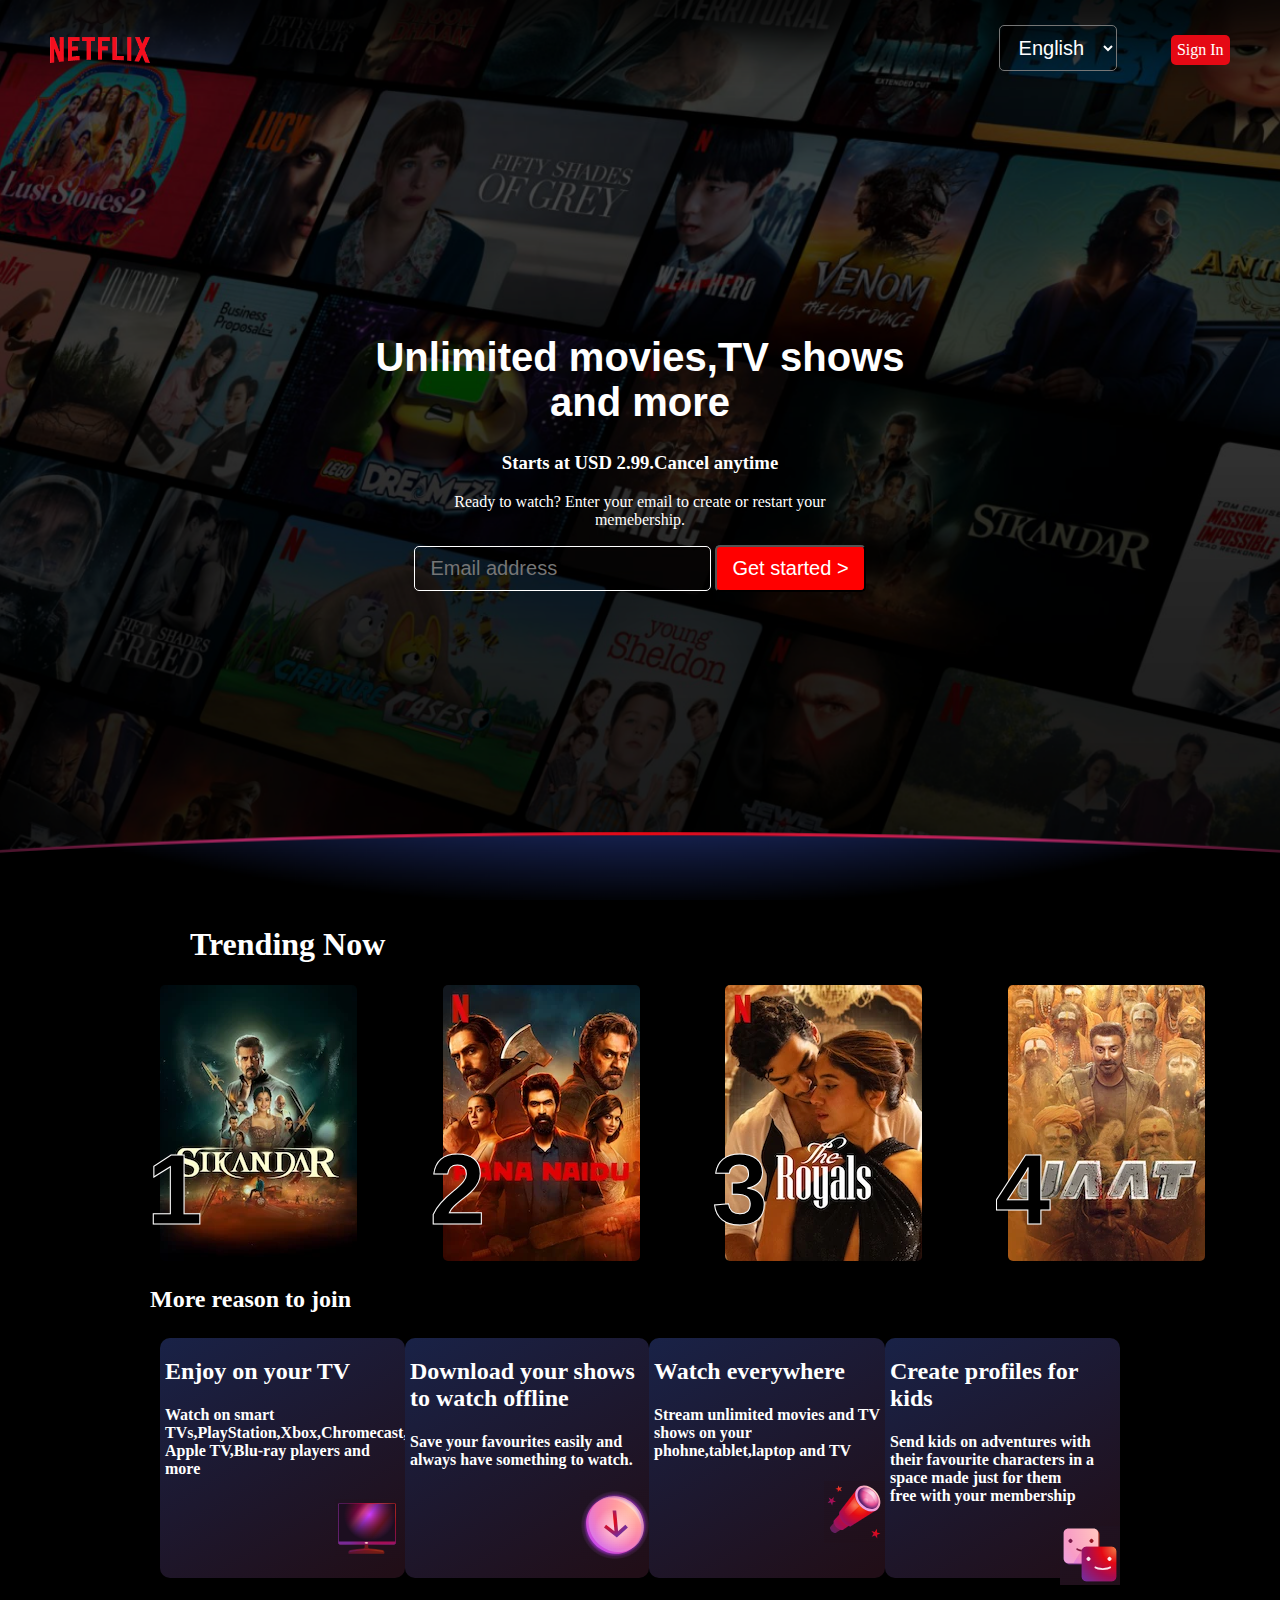
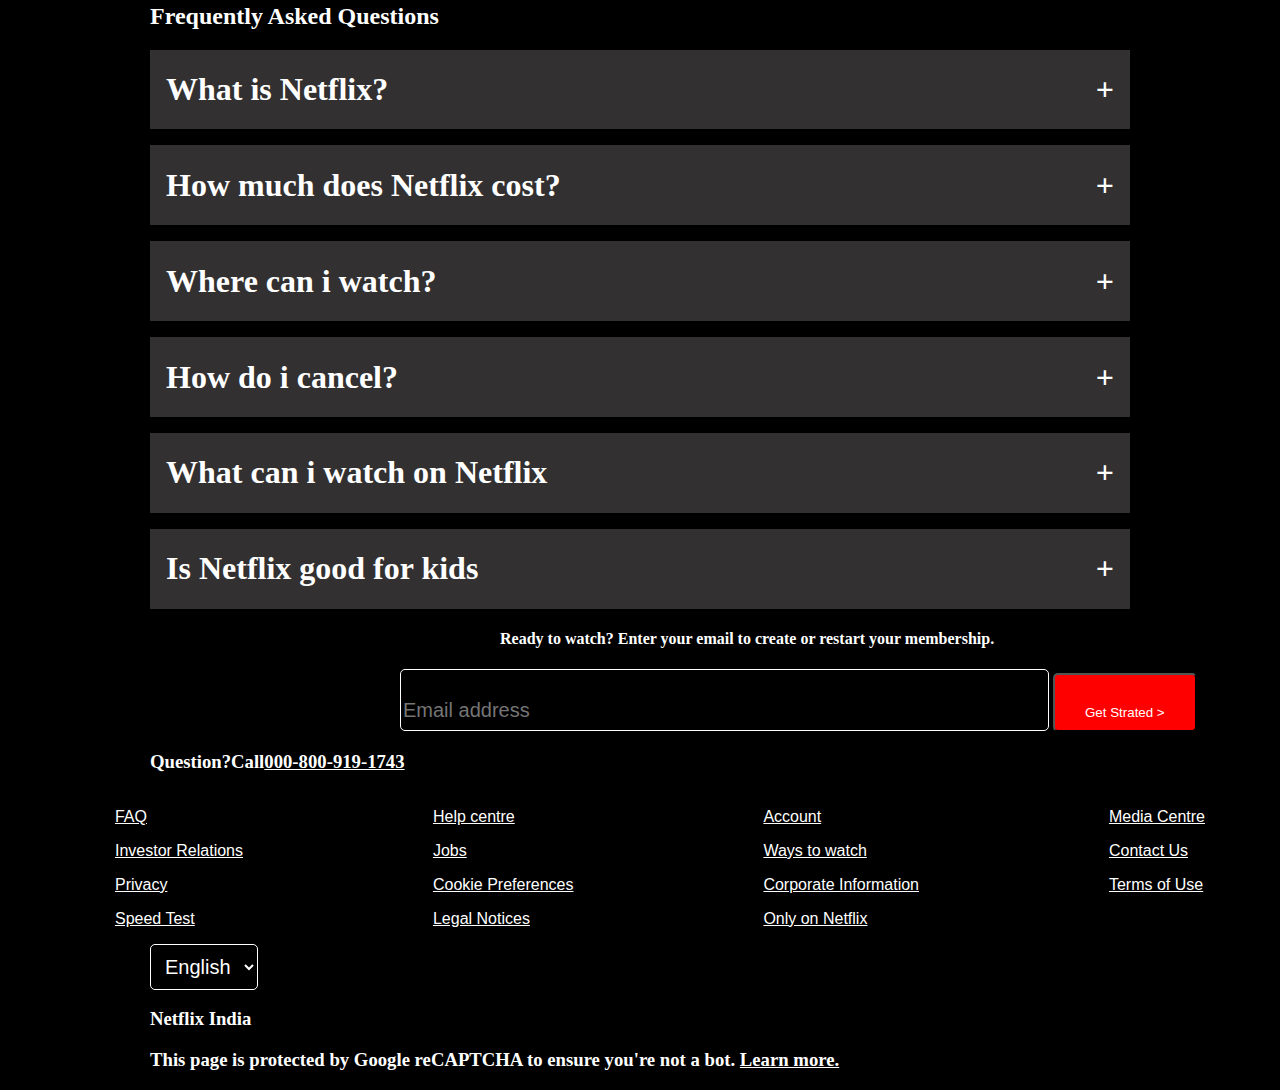
<file: index.html>
<!DOCTYPE html>
<html lang="en">

<head>
    <meta charset="UTF-8">
    <meta name="viewport" content="width=device-width, initial-scale=1.0">
    <title>Document</title>
    <link rel="stylesheet" href="style.css">
</head>

<body>
    <header>
        <div class="container">
            <nav>
                <a class="logo" href="#"><img src="images/logo.png"></a>
                <div><select>
                        <option>English</option>
                    </select>
                    <a class="login" href="#">Sign In</a>
                </div>
            </nav>
        </div>
    </header>
    <div class="home">
        <div class="container">
            <h1>Unlimited movies,TV shows<br>
                and more </h1>
            <h3>Starts at USD 2.99.Cancel anytime</h3>
            <form>
                <p>
                    Ready to watch? Enter your email to create or restart your<br> memebership.
                </p>
                <div id="mail">
                    <input type="text" placeholder="Email address">
                    <button>Get started ></button>
                </div>
            </form>
        </div>
    </div>
    <div class="secondpart">
        <h1>Trending Now</h1>
        <div class="pictures">

            <img class="img" src="images/trending_img01.webp">
            <h1>1</h1>
            <img class="img" src="images/trending_img02.webp">
            <h1>2</h1>
            <img class="img" src="images/trending_img03.webp">
            <h1>3</h1>
            <img class="img" src="images/trending_img04 (1).webp">
            <h1>4</h1>
            <img class="img" src="images/trending_img05.webp">
            <h1>5</h1>
        </div>
    </div>
    <div class="third">
        <div class="name3">
            <h2>More reason to join</h2>
        </div>
        <div class="maindiv">
            <div class="class1">

                <h2> Enjoy on your TV</h2>
                <h4>Watch on smart TVs,PlayStation,Xbox,Chromecast,<br>Apple TV,Blu-ray players and more</h4>
                <img style="margin-left: 170px"; src="images/icon01.png">
            </div>
            <div class="class2">

                <h2>Download your shows to watch offline</h2>
                <h4>Save your favourites easily and always have something to watch.</h4>
                <img style="margin-left: 170px"; src="images/icon02.png">
            </div>
            <div class="class3">

                <h2>Watch everywhere</h2>
                <h4>Stream unlimited movies and TV shows on your phohne,tablet,laptop and TV</h4>
                <img style="margin-left: 170px"; src="images/icon03.png">
            </div>
            <div class="class4">

                <h2>Create profiles for kids</h2>
                <h4>Send kids on adventures with their favourite characters in a space made just for them<br>free
                    with your membership</h4>
                <img style="margin-left: 170px"; src="images/icon04.png">
            </div>
        </div>
    </div>
    <div class="four">
        
            <h2>Frequently Asked Questions</h2>
        
        
            <div ><h1>What is Netflix?</h1><h1>+</h1></div>
            
            <div><h1>How much does Netflix cost?</h1><h1>+</h1></div>
            <div><h1>Where can i watch?</h1><h1>+</h1></div>
            <div><h1>How do i cancel?</h1><h1>+</h1></div>
            <div><h1>What can i watch on Netflix</h1><h1>+</h1></div>
            <div><h1>Is Netflix good for kids</h1><h1>+</h1>
            </div>
    </div>
    </div>
    <div class="thirdlast">
        <h4>Ready to watch? Enter your email to create or restart your membership.</h4>
    <input type="box" placeholder="Email address">
    <button>Get Strated ></button>
    </div>
    <div class="last">
        <h3>Question?Call<u>000-800-919-1743</u></h3>
   
    <div class="close">
        <div><ul>
            <li><U>FAQ</U></li>
            <li><U>Investor Relations</U></li>
           <li><U>Privacy</U></li>
             <li><U>Speed Test</U></li>
            
        </ul></div>
        <div><ul>
             <li><U>Help centre</U></li>
            <li><U>Jobs</U></li>
            <li><U>Cookie Preferences</U></li>
          <li><U>Legal Notices</U></li>
           
        </ul></div>
        <div><ul>
            <li><U>Account</U></li>
              <li><U>Ways to watch</U></li>
            <li><U>Corporate Information</U></li>
            <li><U>Only on Netflix</U></li>
        </ul></div>
        <div><ul>
           <li><U>Media Centre</U></li>
            <li><U>Contact Us</U></li>
            
             <li><U>Terms of Use</U></li>
        </ul></div>
    </div>
    <select>
        <option>English</option>
    </select>
   <h3> Netflix India</h3>

<h3>This page is protected by Google reCAPTCHA to ensure you're not a bot. <u>Learn more.</u>
</h3></div>
</body>

</html>
</file>
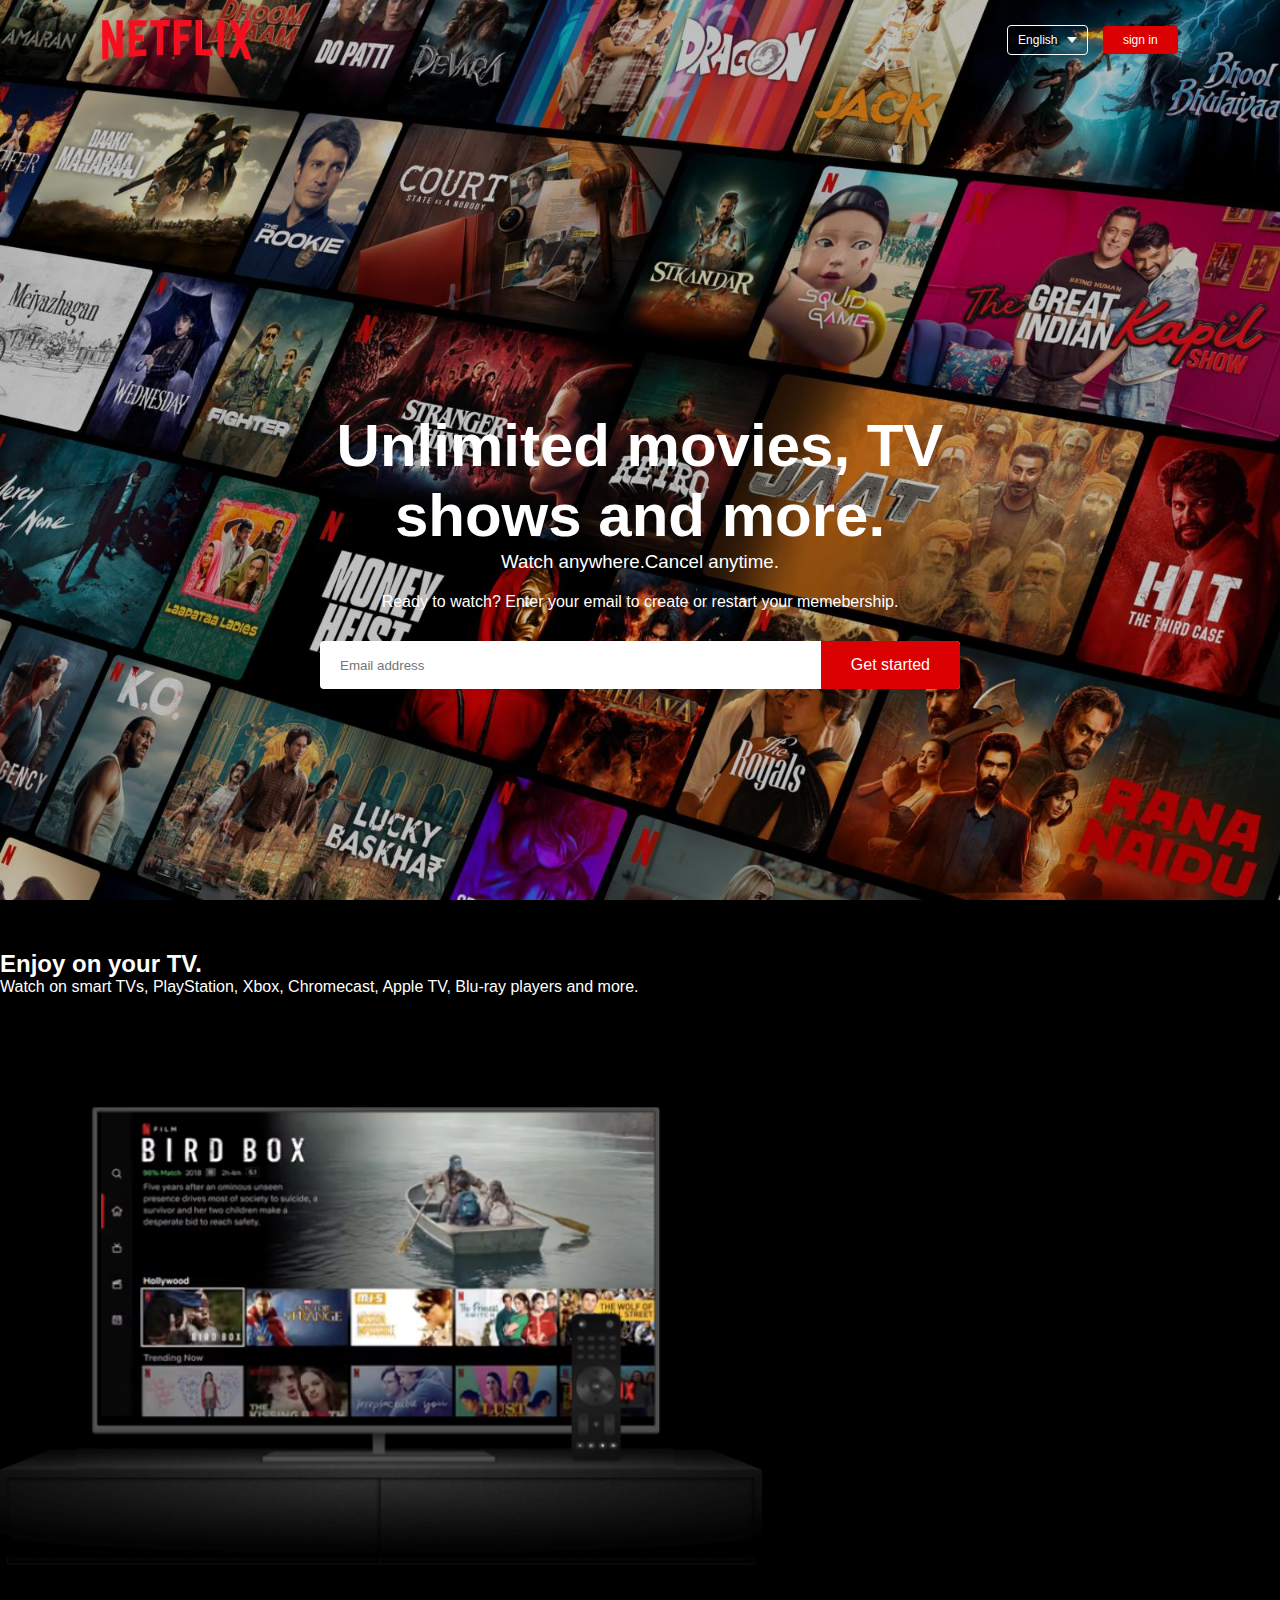
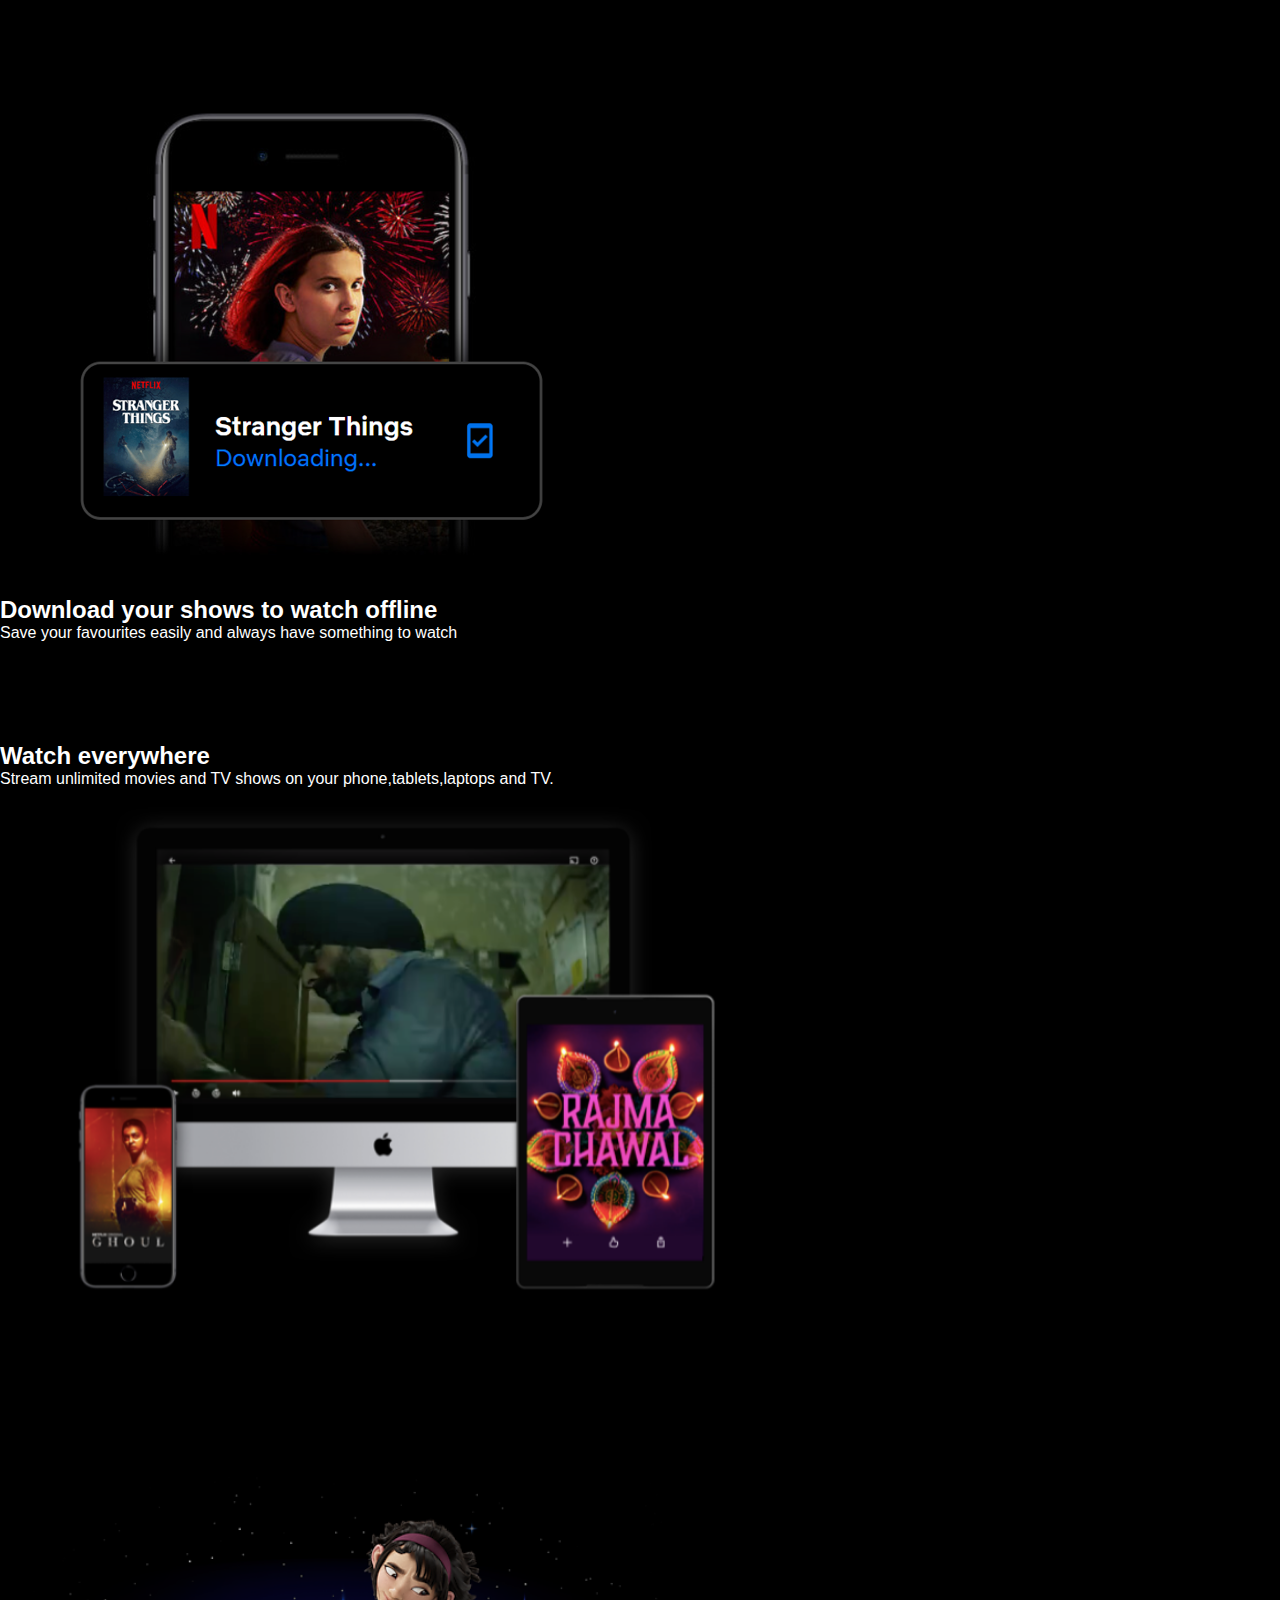
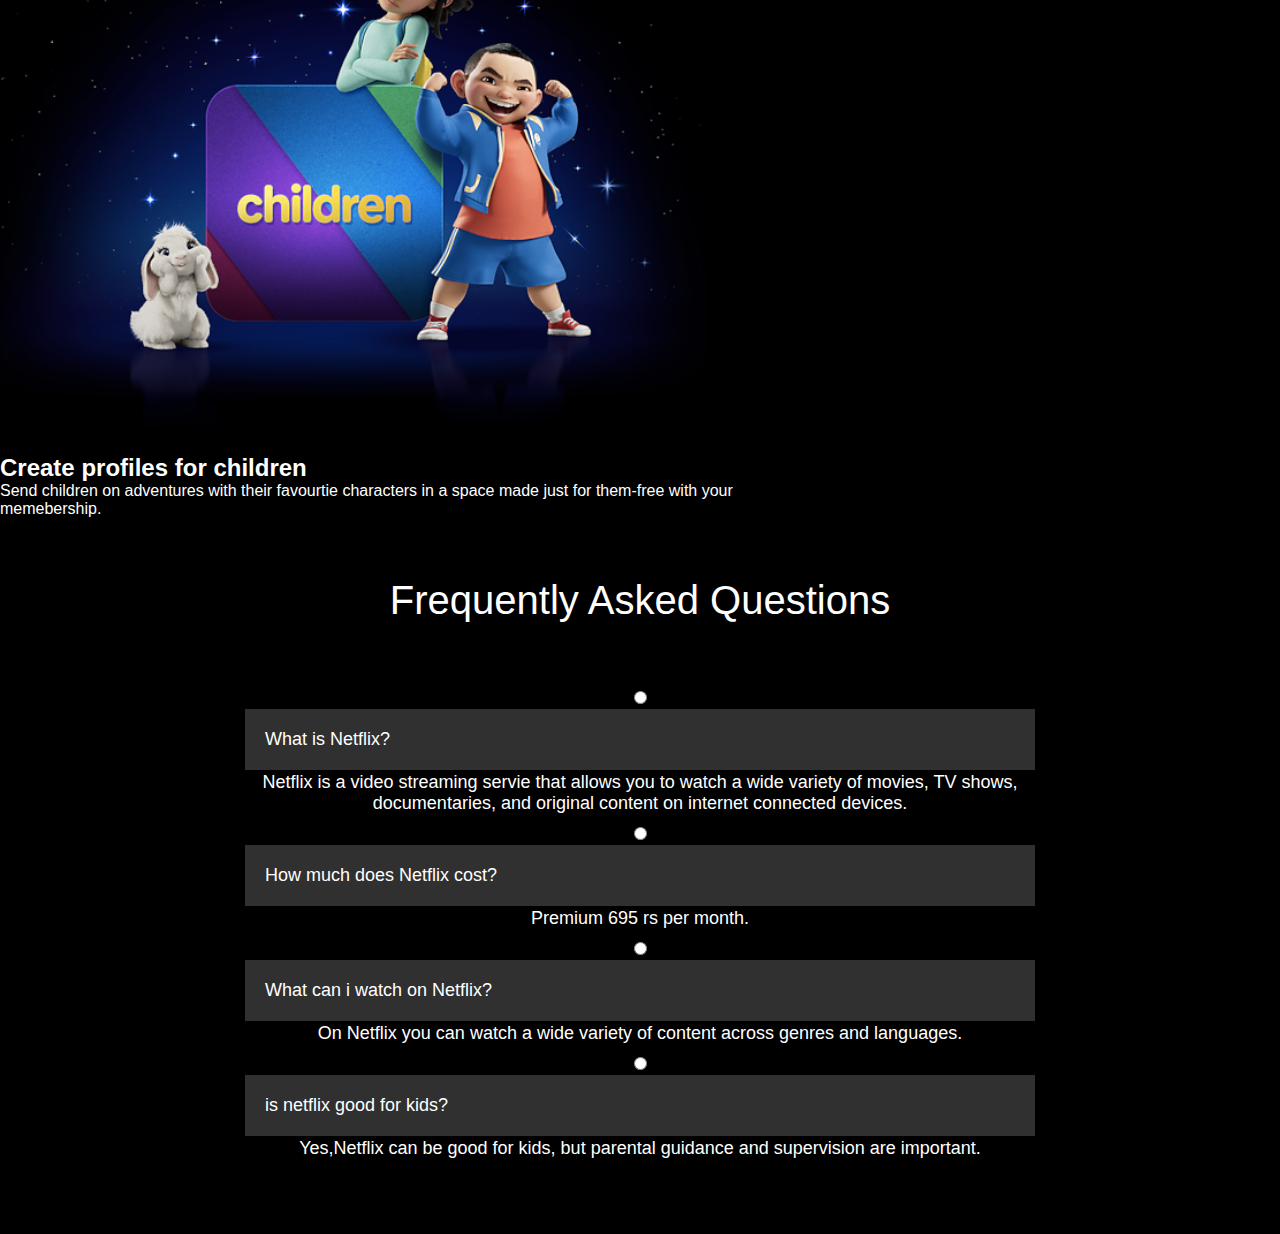
<file: nextflix.html>
<!DOCTYPE html>
<html lang="en">
<head>
    <meta charset="UTF-8">
    <meta name="viewport" content="width=device-width, initial-scale=1.0">
    <title>Document</title>
    <link rel="stylesheet" href="nextflixstyle.css">
</head>
<body>
    <div class="header">
        <nav>
            <img src="/images/logo.png" class="logo">
            <div>
                <button class="language-btn">English<img src="images/down-icon.png"></button>
                <button>sign in</button>
            </div>
        </nav>
        <div class="header-content">
            <h1>Unlimited movies, TV shows and more.</h1>
            <h3>Watch anywhere.Cancel anytime.</h3>
            <p>Ready to watch? Enter your email to create or restart your memebership.</p>
            <form class="email-signup">
<input type="email" placeholder="Email address" required>
<button type="submit">Get started</button>
            </form>
        </div>
    </div>
    <div class="feature">
        <div class="row">
            <div class="text-column">
<h2>Enjoy on your TV.</h2>
<p>Watch on smart TVs, PlayStation, Xbox, Chromecast, Apple TV, Blu-ray players and more.</p>
            </div>
            <div class="img-col">
                <img src="images/feature-1.png">
            </div>
        </div>
         <div class="feature">
        <div class="row">
             <div class="img-col">
                <img src="images/feature-2.png">
            </div>
            <div class="text-column">
<h2>Download your shows to
     watch offline</h2>
<p>Save your favourites easily and always have
    something to watch
</p>
            </div>
           
        </div>
         <div class="feature">
        <div class="row">
            <div class="text-column">
<h2>Watch everywhere</h2>
<p>Stream unlimited movies and TV shows on your 
    phone,tablets,laptops and TV.
</p>
            </div>
            <div class="img-col">
                <img src="images/feature-3.png">
            </div>
        </div>
         <div class="feature">
        <div class="row">
             <div class="img-col">
                <img src="images/feature-4.png">
            </div>
            <div class="text-column">
<h2>Create profiles for
    children
</h2>
<p>Send children on adventures with their
    favourtie characters in a space made just for
    them-free with your memebership.
</p>
            </div>
           
        </div>
    </div>
    <div class="faq">
        <h2>Frequently Asked Questions</h2>
        <ul class="accordion">
            <li>
                <input type="radio" name="accordion" id="first">
                <label for="first">What is Netflix?</label>
                <div class="content">
                    <p>
                        Netflix is a video streaming servie that allows you to watch a wide variety of movies, TV shows, documentaries, and original content on internet connected devices.
                    </p>
                </div>
            </li>
             <li>
                <input type="radio" name="accordion" id="second">
                <label for="second">How much does Netflix cost?</label>
                <div class="content">
                    <p>
                        Premium 695 rs per month.
                    </p>
                </div>
            </li>
             <li>
                <input type="radio" name="accordion" id="third">
                <label for="third">What can i watch on Netflix?</label>
                <div class="content">
                    <p>
                        On Netflix you can watch a wide variety of content across genres and languages.
                    </p>
                </div>
            </li>
            <li>
                <input type="radio" name="accordion" id="fourth">
                <label for="fourth">is netflix good for kids?</label>
                <div class="content">
                    <p>
                        Yes,Netflix can be good for kids, but parental guidance and supervision are important.
                    </p>
                </div>
            </li>
        </ul>
    </div>
</body>
</html>
</file>
<file: style.css>
.home{
    width: 100%;
    height: 100vh;
    display: flex;
    align-items:center ;
    justify-content: center;
    text-align: center;
    color: white;
    background-repeat: no-repeat;
    background-size: cover;
    background-position: center;

}
.home{
    background-image: url(images/home_bg.png);
}body{
    margin: 0;
    padding: 0;
    background-color: black;
}

.container {
    width: 100%;
}

.container img {
    padding-left: 50px;
    width: 100px;
    height: 45;
}
header{
    height: 100px;
    position: absolute;
    display: flex;
    align-items: center;
    width: 100%;
    top: 0;
    left: 0;
    right: 0;
}
header nav{
    display: flex;
    align-items: center;
    justify-content: space-between;

}
header nav.logo img{
    padding-left: 1;
    width: 14rem;
}
.login{
    background: rgb(229,9,20);
    margin: 50px;
    padding: .4rem;
    display: inline-flex;
    align-items: center;
    justify-content: center;
    flex-shrink: 0;
    color: #ffffff;
    border-radius: 5px;
    text-decoration: none;
}
nav a{
    display: flex;
    justify-content: space-between;
}
nav select{
    padding: 10px 15px;
    background-color: transparent;
    color: white;
    border-radius: 5px;
    font-size: 20px;
}
#mail input{
background-color:transparent ;
border-radius: 5px;
font-size: 20px;
border: 1px solid white;
padding: 10px 15px;
}
#mail button{
    background-color: red;
    border-radius: 5px;
    font-size:20px ;
    color: white;
    padding: 10px 15px;

}
.home .container h1{
     font-size: 40px;
    font-family: 'Franklin Gothic Medium', 'Arial Narrow', Arial, sans-serif;
}
.secondpart h1{
    color: white;
    margin-left: 30px;
}
.secondpart .pictures {
    
    display: flex;
    justify-content: space-evenly;
    border-radius: 5px;
}
.img{
    border-radius: 5px;
}
.secondpart{
    padding: 5px 10rem ;

}
.pictures h1{
    display: flex;
    position: relative;
    right: 15rem;
    top: 5rem;
    -webkit-text-stroke: 1px white;
    color: black;
    font-size: 100px;
    font-family: sans-serif;
    
}

.third{
    
    color: white;
}
.third .class1 {
  
        background: linear-gradient(149deg, #192247 0%, #210e17 96.86%);
border-radius: 10px;
    width: 15rem;
    height: 15rem;padding-left: 5px;
}
.third .class2{
           background: linear-gradient(149deg, #192247 0%, #210e17 96.86%);

    border-radius: 10px;
   width: 15rem;
    height: 15rem;padding-left: 5px;
}
.third .class3{
            background: linear-gradient(149deg, #192247 0%, #210e17 96.86%);
border-radius: 10px;
   width: 15rem;
    height: 15rem;padding-left: 5px;
}
.third .class4{
    padding-left: 5px;
        background: linear-gradient(149deg, #192247 0%, #210e17 96.86%);
border-radius: 10px;
   width: 15rem;
    height: 15rem;
}
.third .maindiv{
    display: flex;
    justify-content: space-evenly;
    padding: 5px 10rem;
    border-color: transparent;

}
.third .name3{
    padding-left: 150px;
}
.third .maindiv img{
 position: relative;
 display: flex;
 flex-direction: column;
 justify-content: space-between;
}

.four div{
    margin-left: 150px;
    margin-right: 150px;
    display: flex;
    justify-content: space-between;
    background-color:rgba(75,72,72,0.665);
    color:white;
    margin-bottom: 1rem;
    padding-left: 1rem;
    padding-right: 1rem;
}
.four h2{
    color: white;
    margin-left: 150px;
}
.thirdlast h4{
    color: white;
padding-left: 500px;

}
.thirdlast input{
background-color:transparent ;
border-radius: 5px;
font-size: 50px;
border: 1px solid white;
margin-left: 400px;
color: white;

}
.thirdlast input::placeholder{
font-size: 20px;
}
.thirdlast button{
    background-color: red;
    color: white;
   padding:30px 30px;
   padding-bottom: 10px;
   border-radius: 5px;
}
.last h3{
    color: white;
    padding-left: 150px;
}
.last ul{
    
color: white;


list-style: none;
}
.last li{
    margin-bottom: 1rem;
    font-family: sans-serif;
}
.last select{
    color: white;
    border:white solid 1px;
    background-color: transparent;
     border-radius: 5px;
     font-size: 20px;
     margin-left: 150px;
     padding:10px 10px;
}
.close {
    display: flex;
    justify-content: space-around;
}
</file>
<file: nextflixstyle.css>
* {
    margin: 0;
    padding: 0;
    font-family: 'poppins', sans-serif;
    box-sizing: border-box;
}

body {
    background: #000;
    color: #fff;
}

.header {
    width: 100%;
    height: 100vh;
    background-image: url(./images/home.jpg);
    background-size: cover;
    background-position: center;
    padding:10px 8%;
    position:relative;
}
nav{
    display: flex;
    align-items: center;
    justify-content: space-between;
    padding:10px 0;
}
.logo{
width: 150px;
cursor: pointer;
}
nav button{
    border: 0;
    outline: 0;
    background:#db0001;
    color:#fff;
    padding:7px 20px;
    font-size:12px;
    border-radius:4px;
    margin-left:10px;
    cursor:pointer;
}
.language-btn{
    display:inline-flex;
    align-items: center;
    background:transparent;
    border:1px solid #fff;
    padding: 7px 10px;
}
.language-btn img{
    width: 10px;
    margin-left: 10px;
}
.header-content{
    position: absolute;
    top: 50%;
    left: 50%;
    transform: translate(-50%,-50%);
    text-align:center;
    margin-top: 100px;
}
.header-content h1{
    font-size:60px;
    line-height:70px;
    font-weight:600;
    max-width: 650px;
}
.header-content h3{
    font-weight: 400;
    margin-bottom:20px;
}
.email-signup{
    background: #fff;
    border-radius: 4px;
    display:flex;
    align-items: center;
    margin-top: 30px;
    overflow: hidden;
}
.email-signup input{
    flex:1;
    border:0;
    outline:0;
    margin-left: 20px;

}
.email-signup button{
    background: #db0001;
border:0;
outline:0;
color:#fff;
font-size:16px;
cursor:pointer;
padding:15px 30px;
}
.features{
    padding: 50px 12px;
    font-size: 22px;
}
.row{
    display:flex;
    width: 100%;
    align-items: center;
    flex-wrap: wrap;
    padding: 50px 0;
}
.text-col{
    flex-basis: 50%;
    margin-bottom: 20px;
}
.text-column{
        width: 46rem;
}
.img-col{
     flex-basis: 50%;
    margin-bottom: 20px;
}
img-col img{
    display: block;
    width: 90%;
    margin:auto;
}
.features h2{
    font-size: 50px;
    font-weight: 600;
    margin-bottom: 20px;
}
.faq{
    padding: 10px 12%;
    text-align:center;
    font-size:18px;
}
.faq h2{
    font-weight: 500;
    font-size:40px;
}
.accordion{
    margin:60px auto;
    width: 100%;
    max-width: 800px;
}
.accordion li{
    list-style: none;
    width: 100%;
    padding:5px;
}
.accordion li label{
    display: flex;
    align-items: center;
    padding: 20px;
    font-size: 18px;
    font-weight: 500;
    background: #303030;
    margin-bottom: 2px;
    cursor: pointer;
    position: relative;
    width: 100%;
}
.row{
    display: flex   ;
}
</file>
